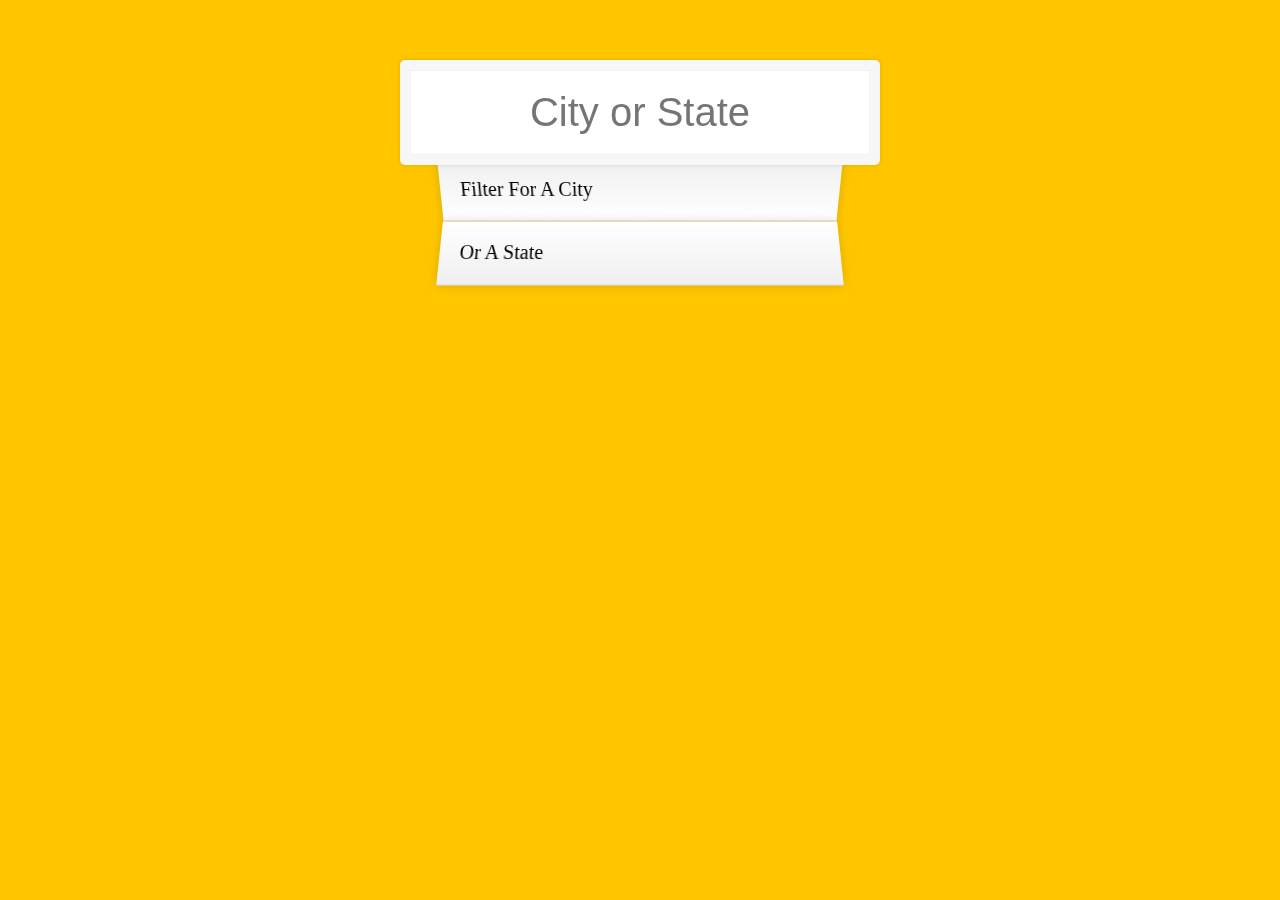
<file: ajax-type-ahead/index.html>
<html lang="en">
<head>
    <meta charset="UTF-8">
    <meta http-equiv="X-UA-Compatible" content="IE=edge">
    <meta name="viewport" content="width=device-width, initial-scale=1.0">
    <title>Document</title>
    <link rel="stylesheet" href="style.css">
</head>
<body>
    <form class="search-form">
        <input type="text" class="search" placeholder="City or State">
        <ul class="suggestions">
          <li>Filter for a city</li>
          <li>or a state</li>
            
        </ul>
    </form>
    
    <script>
        const endpoint = 'https://gist.githubusercontent.com/Miserlou/c5cd8364bf9b2420bb29/raw/2bf258763cdddd704f8ffd3ea9a3e81d25e2c6f6/cities.json';
        
        /*---------------------------------------------------------------------------------------------*/
        //ONE
        const cities = []
        fetch(endpoint)
            .then(blob => blob.json())
            .then(data => cities.push(...data))
        //TWO
        function findMatches(wordMatch, cities){
            return cities.filter(place => {
                const regex = new RegExp(wordMatch, 'gi')
                //return (place.city.match(regex))
                return (place.city.match(regex)) || place.state.match(regex)
            })
        }

        //THREE
        //call search and susggestions
        const searchInput = document.querySelector('.search')
        const suggestions = document.querySelector('.suggestions')
        
        //searchInput.addEventListener('change', displayMatches)
        searchInput.addEventListener('keyup', displayMatches)

        function numberWithCommas(x) {
        return x.toString().replace(/\B(?=(\d{3})+(?!\d))/g, ',');
        }

        function displayMatches(){
            console.log(this.value)
            const arrayMatches = findMatches(this.value, cities)
            console.log(arrayMatches)

            //FOUR
            const html = arrayMatches.map(place => {
                const regex = new RegExp(this.value, 'gi')
                const cityName = place.city.replace(regex, `<span class="hl">${this.value}</span>`)
                const stateName = place.state.replace(regex, `<span class="hl>${this.value}</span>`)
                return `
                    <li>
                        <span class="name">${cityName}, ${stateName}</span>
                        <span class="population">${numberWithCommas(place.population)}</span>
                    </li>
                `
                }).join('')
                suggestions.innerHTML = html
        }
        /*---------------------------------------------------------------------------------------------*/
    </script>

</body>
</html>
</file>
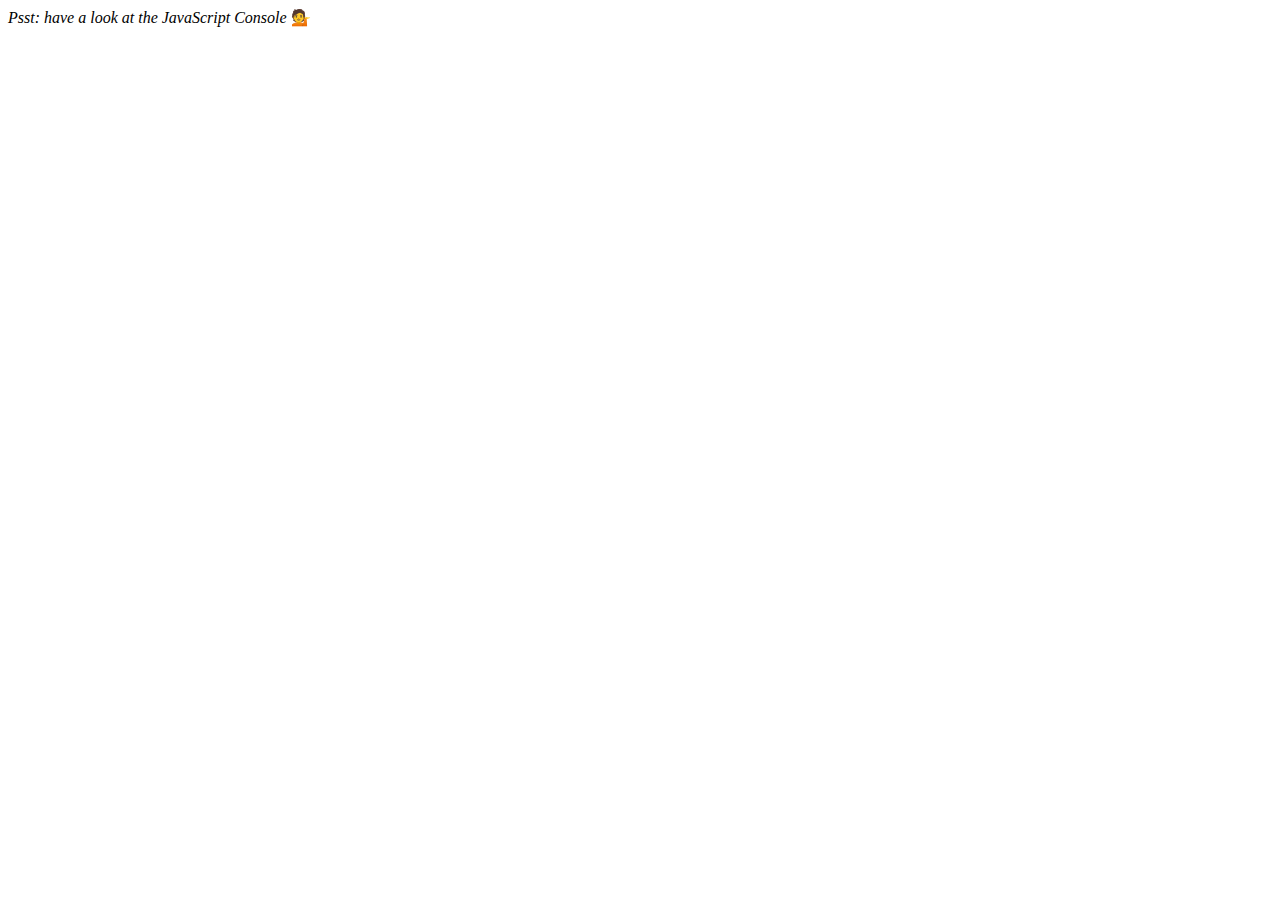
<file: array-cardio-d2/index.html>
<html lang="en">
<head>
    <meta charset="UTF-8">
    <meta http-equiv="X-UA-Compatible" content="IE=edge">
    <meta name="viewport" content="width=device-width, initial-scale=1.0">
    <title>Cardio array Day 2, baby!🥵</title>
</head>
<body>
    <p><em>Psst: have a look at the JavaScript Console</em> 💁</p>
    <script>
        // ## Array Cardio Day 2

        const people = [
        { name: 'Wes', year: 1988 },
        { name: 'Kait', year: 1986 },
        { name: 'Irv', year: 1970 },
        { name: 'Lux', year: 2015 }
        ];

        const comments = [
        { text: 'Love this!', id: 523423 },
        { text: 'Super good', id: 823423 },
        { text: 'You are the best', id: 2039842 },
        { text: 'Ramen is my fav food ever', id: 123523 },
        { text: 'Nice Nice Nice!', id: 542328 }
        ];

        // Some and Every Checks
        // Array.prototype.some() // is at least one person 19 or older?

        const adult = people.some(function(person){
            const currentYear = new Date().getFullYear()
            if(currentYear - person.year >= 19) 
                return true
        })

        // => row function =>
        const adult2 = people.some(person => (new Date().getFullYear()) - person.year >= 19)
        console.log(adult2)

        // Array.prototype.every() // is everyone 19 or older?

        const adultEveryone = people.every(person => (new Date().getFullYear()) - person.year >= 19)
        

        // Array.prototype.find()
        // Find is like filter, but instead returns just the one you are looking for
        // find the comment with the ID of 823423
        const findOne = comments.find(comment => comment.id === 823423)
        
        console.log(findOne.text)
        
        // Array.prototype.findIndex()
        // Find the comment with this ID
        const findIndex = comments.findIndex(comment => comment.id === 2039842)
        console.log(findIndex)
        console.table(comments)
        // delete the comment with the ID of 823423

    </script>
</body>
</html>
</file>
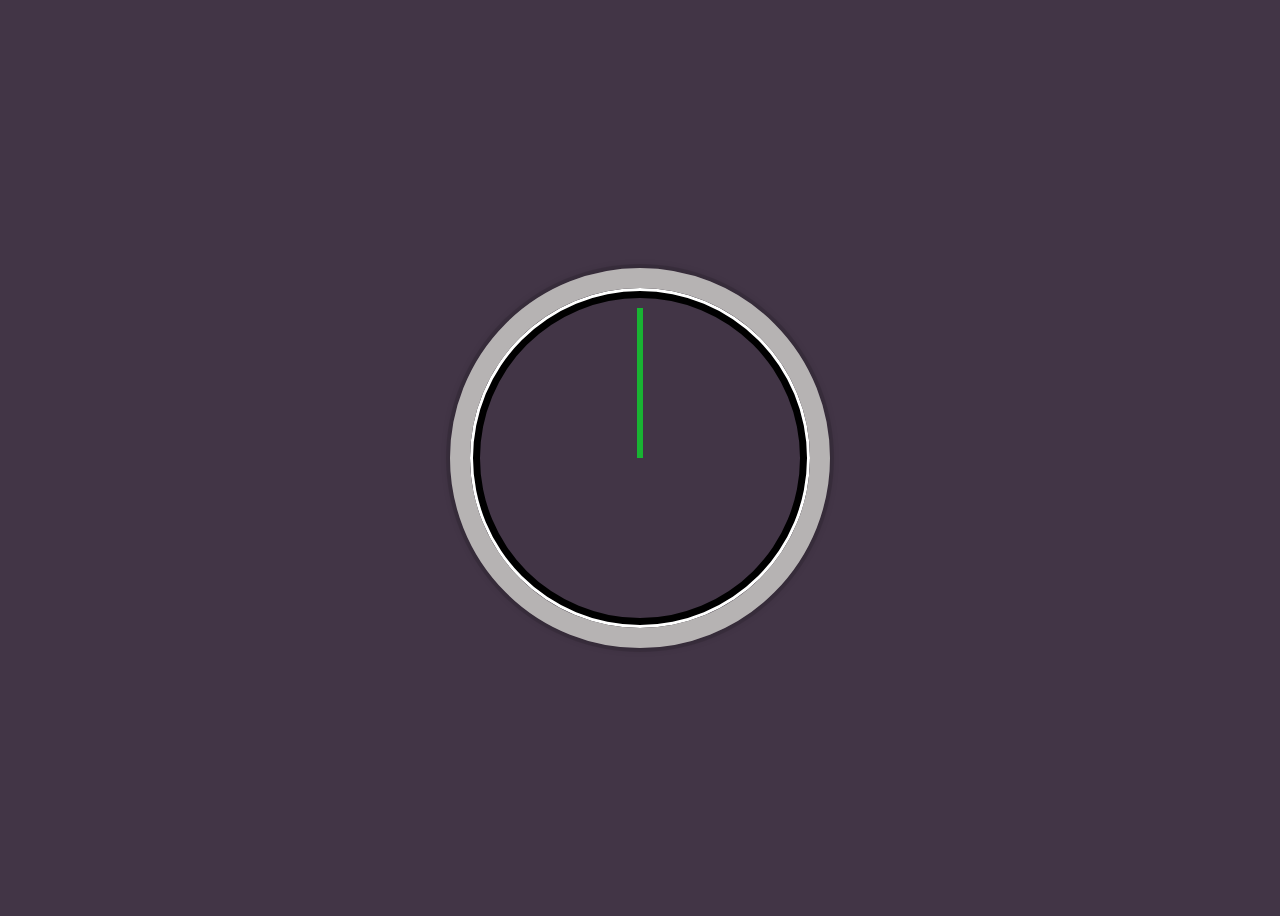
<file: clock/index.html>
<!DOCTYPE html>
<html lang="en">

<head>
    <meta charset="UTF-8">
    <meta http-equiv="X-UA-Compatible" content="IE=edge">
    <meta name="viewport" content="width=device-width, initial-scale=1.0">
    <title>Document</title>
</head>

<body>
    <div class="clock">
        <!-- CIRCLE CLOCK -->
        <div class="clock-face">
            <!-- Classes for manecillas-->
            <div class="hand hour-hand"></div>
            <div class="hand min-hand"></div>
            <div class="hand second-hand"></div>
        </div>
    </div>

<!--Page style-->
<style>
    html{
        background: #423546 url(https://img-prod-cms-rt-microsoft-com.akamaized.net/cms/api/am/imageFileData/RE4wtc3?ver=79e5);
        background-size: cover;
        font-family: 'helvetica neue';
        text-align: center;
        font-size: 10px;
    }

    body{
        font-size: 2rem;
        display: flex;
        flex: 1;
        min-height: 100vh;
        align-items: center;
    }

    .clock{
        width: 30rem;
        height: 30rem;
        border: 20px solid rgb(182, 179, 179);
        /*forma de circulo*/
        border-radius: 50%;
        margin: 50px auto;

        position: relative;
        padding: 2rem;
        box-shadow: 
        0 0 0px 4px rgba(0, 0, 0, 0.1),
        inset 0 0 0 3px #ffffff,
        inset 0 0 0 10px rgb(0, 0, 0),
        0 0 10px rgba(0, 0, 0, 0.2);
    }

    .clock-face{
        position: relative;
        width: 100%;
        height: 100%;
        transform: translateY(-3px);
    }

    .hand{
        width: 50%;
        height: 6px;
        background: rgb(24, 180, 50);
        /*linea fina*/
        position: absolute;
        top: 50%;
         /*Cambiando el origen de rotacion*/
        transform-origin: 100%;
        /*Cambiando el origen de inicio de la manecilla*/
        transform: rotate(90deg);
        transition: all 0.5ms;
        transition-timing-function: cubic-bezier(0.075, 0.82, 0.165, 1);
    }

</style>

<script>
    /*desde JS accedo a elementos del HTMl*/
    const secondHand = document.querySelector('.second-hand');
    const minHand = document.querySelector('.min-hand');
    const hourHand = document.querySelector('.hour-hand');


    function setDate(){
        const now = new Date();
        const seconds = now.getSeconds();
        const minutes = now.getMinutes();
        const hours = now.getHours();

        //60 seconds = 1 degree
        //3600 seconds = 1 degree
        const secodsDegrees = ((seconds / 60) * 360) + 90;
        const minutesDegrees = ((minutes / 60) * 360) + 90;
        const hoursDegrees = ((hours / 12) * 360) + 90;

        secondHand.style.transform = `rotate(${secodsDegrees}deg)`;
        minHand.style.transform = `rotate(${minutesDegrees}deg)`;
        hourHand.style.transform = `rotate(${hoursDegrees}deg)`;

    }

    setInterval(setDate, 1000);

</script>

</body>
</html>
</file>
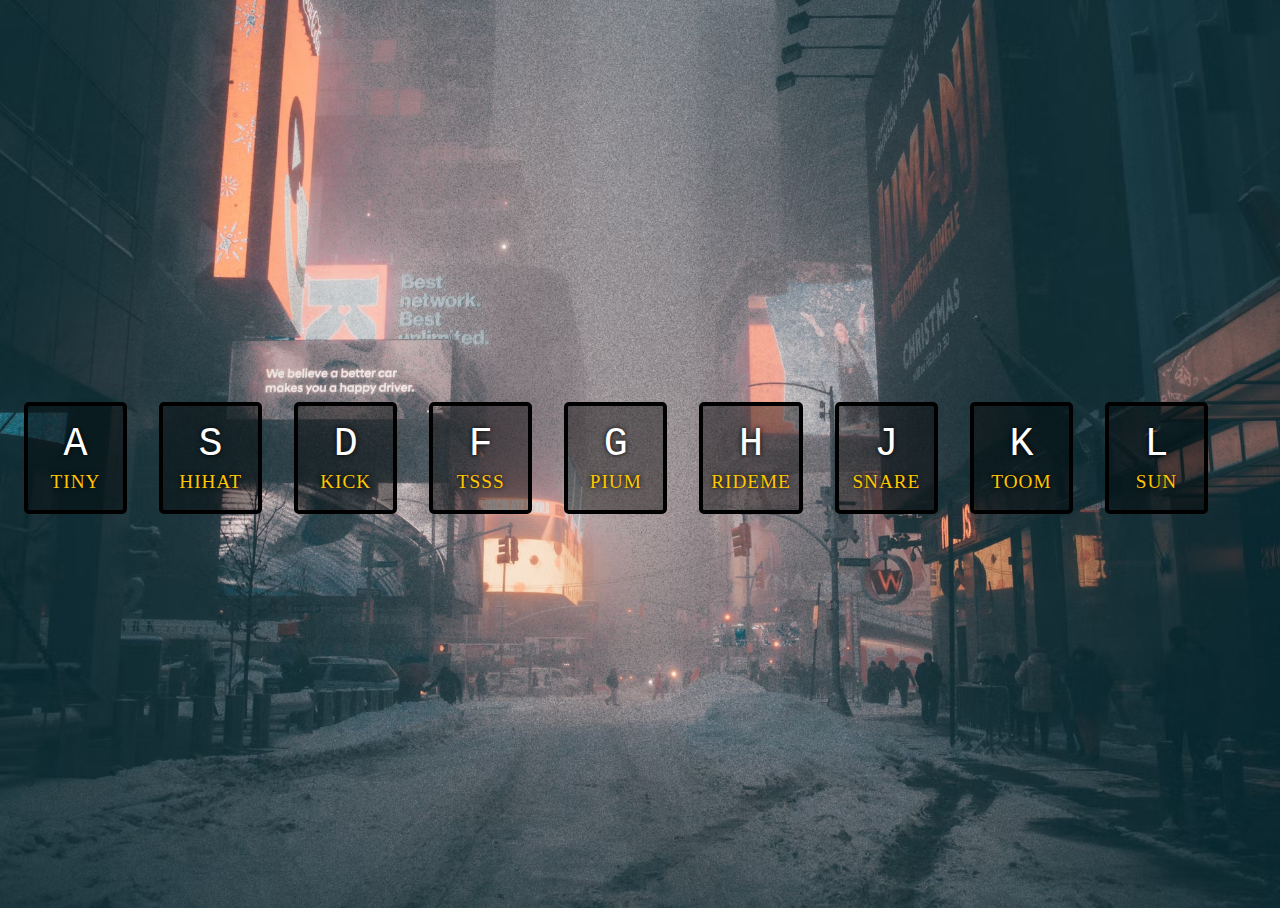
<file: drum-kit/index.html>
<!DOCTYPE html>
<html lang="eng">
    <head>
        <meta charset="UTF-8">
        <title>JS Drum Kit</title>
        <link rel="stylesheet" href="style.css">
    </head>
    
    <body>
        <div class="keys">
            <div data-key="65" class="key">
                <kbd>A</kbd>
                <span class="sound">tiny</span>
            </div>

            <div data-key="83" class="key">
                <kbd>S</kbd>
                <span class="sound">hihat</span>
            </div>

            <div data-key="68" class="key">
                <kbd>D</kbd>
                <span class="sound">kick</span>
            </div>

            <div data-key="70" class="key">
                <kbd>F</kbd>
                <span class="sound">tsss</span>
            </div>

            <div data-key="71" class="key">
                <kbd>G</kbd>
                <span class="sound">pium</span>
            </div>

            <div data-key="72" class="key">
                <kbd>H</kbd>
                <span class="sound">rideme</span>
            </div>

            <div data-key="74" class="key">
                <kbd>J</kbd>
                <span class="sound">snare</span>
            </div>

            <div data-key="75" class="key">
                <kbd>K</kbd>
                <span class="sound">toom</span>
            </div>

            <div data-key="76" class="key">
                <kbd>L</kbd>
                <span class="sound">sun</span>
            </div>
        </div>

        <audio data-key="65" src="sounds/clap.wav"></audio>
        <audio data-key="83" src="sounds/hithat.wav"></audio>
        <audio data-key="68" src="sounds/kick.wav"></audio>
        <audio data-key="70" src="sounds/openhat.wav"></audio>
        <audio data-key="71" src="sounds/boom.wav"></audio>
        <audio data-key="72" src="sounds/ride.wav"></audio>
        <audio data-key="74" src="sounds/snare.wav"></audio>
        <audio data-key="75" src="sounds/tom.wav"></audio>
        <audio data-key="76" src="sounds/tink.wav"></audio>

        <!--FUNCIONALIDAD CON JS. QUE SUENE babe-->
        <script>
        
            function playSound(e){
                /*console.log(e)*/
                /*imprimo el codigo de la tecla que se pulsa*/
                /*console.log(e.keyCode)*/

                /*llamo y guardo al audio usando el evento y su atributo keyCode*/
                const audio = document.querySelector(`audio[data-key="${e.keyCode}"]`);
                /*ahora quiero el keyCode de la tecla que se pulse, PARA LA ANIMACION*/
                const key = document.querySelector(`.key[data-key="${e.keyCode}"]`);
                if (!audio) return; 
                audio.currentTime = 0; //reinicia el tiempo del audio a 0 cada vez q se llame
                audio.play();
                //console.log(key);
                key.classList.add('playing');
            
            }

            //ahora que tenemos a todas las keys escucharemos el evento de cada una de ellas
            //para cada key, esucharemos su evento y cuando la transicion haya terminado, removing esa transiciom con la funcion removeTransition
            function removeTransition(e){
                if (e.propertyName !== 'transform') return; //skip if it is not a transform
                //console.log(e);//esto llamara a todas las transiciones: bordes, fuentes, size text etc
                //console.log(this);
                this.classList.remove('playing');//this aqui hace referencia a key

            }

            //hay eventos en js que se activan cuando se da una transicion. A cont, pillamos todas las teclas, cunaod se pulsan se les aañade el playing
            const keys= document.querySelectorAll('.key');
            //para cada tecla accediendo por el evento, le quitaremos ese div.key.playing<<
            keys.forEach(key => key.addEventListener('transitionend', removeTransition));
            window.addEventListener('keydown', playSound);

        </script>
    
    
    </body>
</html>
</file>
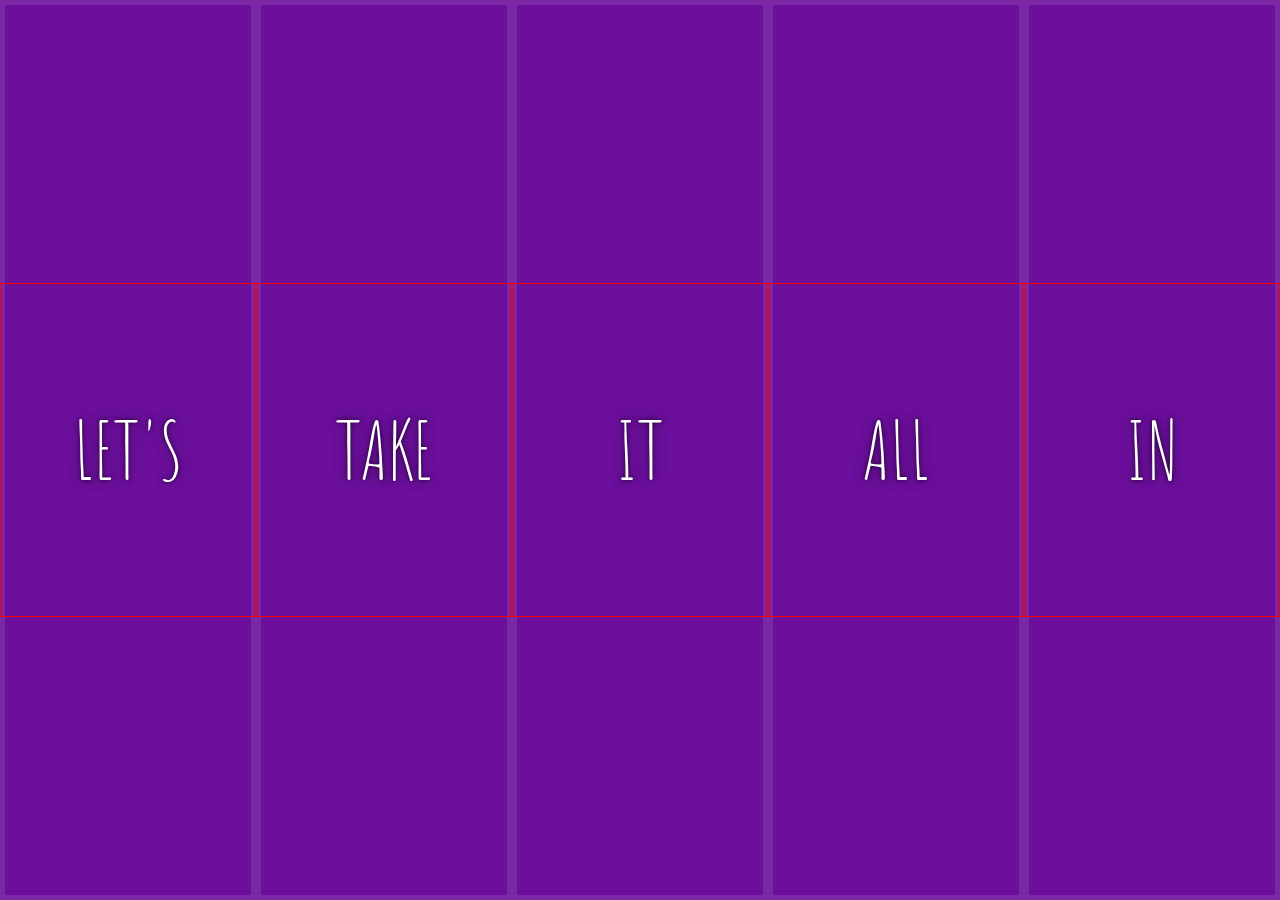
<file: flex-panel-images/index.html>
<html lang="en">
<head>
    <meta charset="UTF-8">
    <meta http-equiv="X-UA-Compatible" content="IE=edge">
    <meta name="viewport" content="width=device-width, initial-scale=1.0">
    <title>Flex panel images, baby 🎅</title>
    <link href='https://fonts.googleapis.com/css?family=Amatic+SC' rel='stylesheet' type='text/css'>
</head>
<body>
    <style>
        html {
          box-sizing: border-box;
          background: #ffc600;
          font-family: 'helvetica neue';
          font-size: 20px;
          font-weight: 200;
        }
        
        body {
          margin: 0;
        }
        
        *, *:before, *:after {
          box-sizing: inherit;
        }
    
        .panels {
          min-height: 100vh;
          overflow: hidden;
          display: flex;
        }
    
        .panel {
          background: #6B0F9C;
          box-shadow: inset 0 0 0 5px rgba(255,255,255,0.1);
          color: white;
          text-align: center;
          align-items: center;
          /* Safari transitionend event.propertyName === flex */
          /* Chrome + FF transitionend event.propertyName === flex-grow */
          transition:
            font-size 0.7s cubic-bezier(0.61,-0.19, 0.7,-0.11),
            flex 0.7s cubic-bezier(0.61,-0.19, 0.7,-0.11),
            background 0.2s;
          font-size: 20px;
          background-size: cover;
          background-position: center;
          /*distributed each panel*/
          flex: 1;
          justify-content: center;
          align-items: center;
          display: flex;
          flex-direction: column;
          

        }
    
        .panel1 { background-image:url(https://source.unsplash.com/gYl-UtwNg_I/1500x1500); }
        .panel2 { background-image:url(https://source.unsplash.com/rFKUFzjPYiQ/1500x1500); }
        .panel3 { background-image:url(https://images.unsplash.com/photo-1465188162913-8fb5709d6d57?ixlib=rb-0.3.5&q=80&fm=jpg&crop=faces&cs=tinysrgb&w=1500&h=1500&fit=crop&s=967e8a713a4e395260793fc8c802901d); }
        .panel4 { background-image:url(https://source.unsplash.com/ITjiVXcwVng/1500x1500); }
        .panel5 { background-image:url(https://source.unsplash.com/3MNzGlQM7qs/1500x1500); }
    
        /* Flex Children */
        .panel > * {
          margin: 0;
          width: 100%;
          transition: transform 0.5s;
          border: 1px solid red;

          flex: 1 0 auto;
          display: flex;
          justify-content: center;
          align-items: center;

        }

        .panel > *:first-child{ transform: translateY(-100%); }
        .panel.open-active > *:first-child{ transform: translateY(0); }

        .panel > *:last-child{ transform: translateY(100%); }
        .panel.open-active > *:last-child{ transform: translateY(0); }
    
        .panel p {
          text-transform: uppercase;
          font-family: 'Amatic SC', cursive;
          text-shadow: 0 0 4px rgba(0, 0, 0, 0.72), 0 0 14px rgba(0, 0, 0, 0.45);
          font-size: 2em;
        }
        
        .panel p:nth-child(2) {
          font-size: 4em;
        }
        
        /*class open of panel*/
        .panel.open {
          flex: 5;
          font-size: 40px;
        }
    
      </style>
    
    
      <div class="panels">
        <div class="panel panel1">
          <p>Hey</p>
          <p>Let's</p>
          <p>Dance</p>
        </div>
        <div class="panel panel2">
          <p>Give</p>
          <p>Take</p>
          <p>Receive</p>
        </div>
        <div class="panel panel3">
          <p>Experience</p>
          <p>It</p>
          <p>Today</p>
        </div>
        <div class="panel panel4">
          <p>Give</p>
          <p>All</p>
          <p>You can</p>
        </div>
        <div class="panel panel5">
          <p>Life</p>
          <p>In</p>
          <p>Motion</p>
        </div>
      </div>
    
      <script>
        const panels = document.querySelectorAll('.panel')

        function toggleOpen(){
          //console.log('hello')
          this.classList.toggle('open') //open image
        }

        function toggleActive(e){
          //console.log(e.propertyName)
          if(e.propertyName.includes('flex')){
            this.classList.toggle('open-active')
          }
        }

        panels.forEach(panel => panel.addEventListener('click', toggleOpen));
        panels.forEach(panel => panel.addEventListener('transitionend', toggleActive));

      </script>    
</body>
</html>
</file>
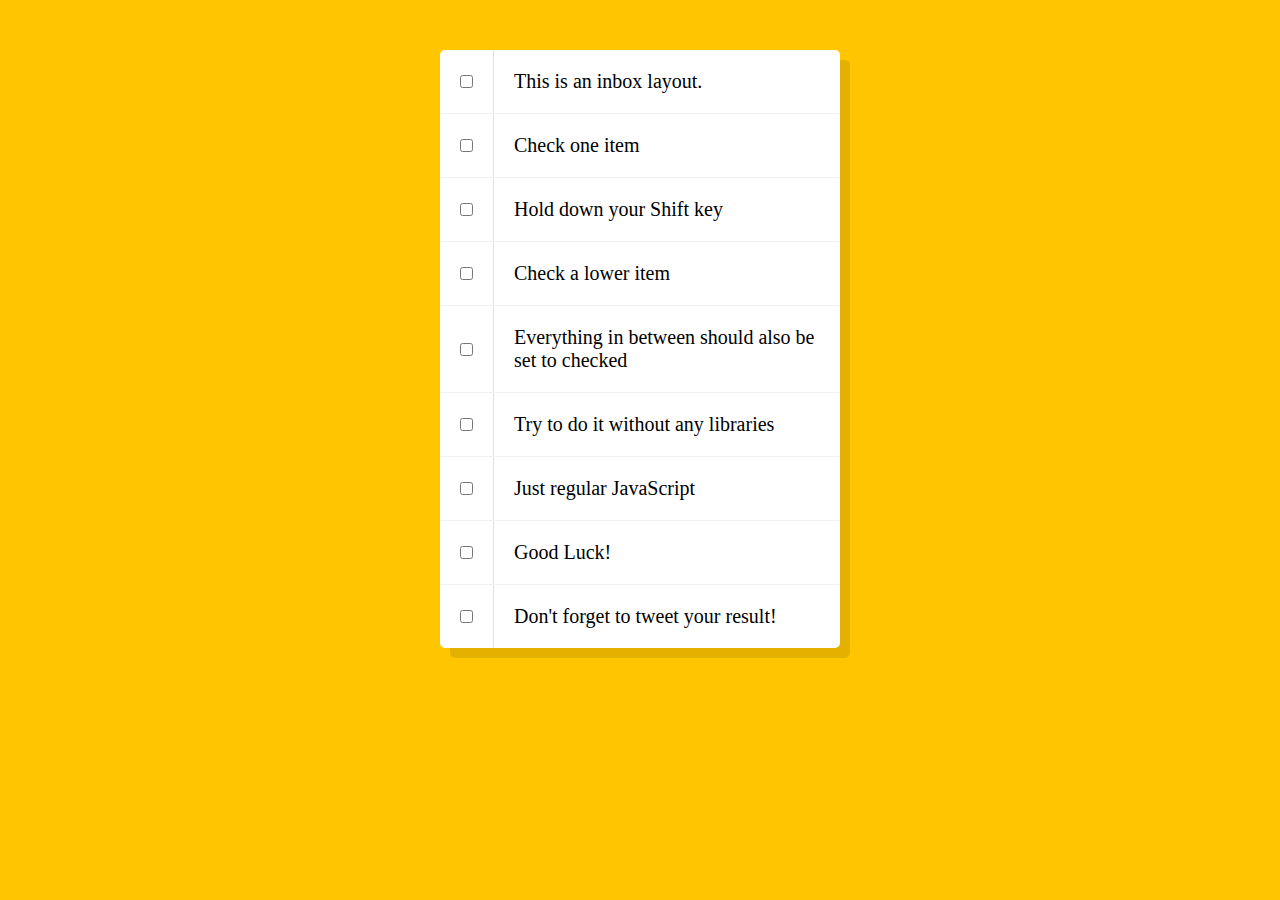
<file: shift-boxes/index.html>
<html lang="en">
<head>
    <meta charset="UTF-8">
    <meta http-equiv="X-UA-Compatible" content="IE=edge">
    <meta name="viewport" content="width=device-width, initial-scale=1.0">
    <title>Document</title>
</head>
<body>
    <style>

        html {
          font-family: sans-serif;
          background: #ffc600;
        }
    
        .inbox {
          max-width: 400px;
          margin: 50px auto;
          background: white;
          border-radius: 5px;
          box-shadow: 10px 10px 0 rgba(0,0,0,0.1);
        }
    
        .item {
          display: flex;
          align-items: center;
          border-bottom: 1px solid #F1F1F1;
        }
    
        .item:last-child {
          border-bottom: 0;
        }
    
        input:checked + p {
          background: #F9F9F9;
          text-decoration: line-through;
        }
    
        input[type="checkbox"] {
          margin: 20px;
        }
    
        p {
          margin: 0;
          padding: 20px;
          transition: background 0.2s;
          flex: 1;
          font-family:'helvetica neue';
          font-size: 20px;
          font-weight: 200;
          border-left: 1px solid #D1E2FF;
        }
      </style>
       <!--
       The following is a common layout you would see in an email client.
       When a user clicks a checkbox, holds Shift, and then clicks another checkbox a few rows down, all the checkboxes inbetween those two checkboxes should be checked.
      -->
      <div class="inbox">
        <div class="item">
          <input type="checkbox">
          <p>This is an inbox layout.</p>
        </div>
        <div class="item">
          <input type="checkbox">
          <p>Check one item</p>
        </div>
        <div class="item">
          <input type="checkbox">
          <p>Hold down your Shift key</p>
        </div>
        <div class="item">
          <input type="checkbox">
          <p>Check a lower item</p>
        </div>
        <div class="item">
          <input type="checkbox">
          <p>Everything in between should also be set to checked</p>
        </div>
        <div class="item">
          <input type="checkbox">
          <p>Try to do it without any libraries</p>
        </div>
        <div class="item">
          <input type="checkbox">
          <p>Just regular JavaScript</p>
        </div>
        <div class="item">
          <input type="checkbox">
          <p>Good Luck!</p>
        </div>
        <div class="item">
          <input type="checkbox">
          <p>Don't forget to tweet your result!</p>
        </div>
      </div>
    
    <script>
        const checkboxes = document.querySelectorAll('.inbox input[type="checkbox"]')
        //console.log(checkboxes)


        let lastChecked
        function handleCheck(e){
            let inBetween = false

            //if(e.shiftKey){
            if (e.shiftKey && this.checked){
                //lets do it
                //CRAZY LOOP
                checkboxes.forEach(checkbox => {
                    console.log(checkbox)
                    if(checkbox === this || checkbox === lastChecked){
                        inBetween = !inBetween
                        console.log('hellooooooooooo')
                    }

                    if(inBetween){
                        checkbox.checked = true
                    }
                })
                    
            }
            
            lastChecked = this
        }
        checkboxes.forEach(checkbox => checkbox.addEventListener('click', handleCheck))

    </script>
</body>
</html>
</file>
<file: ajax-type-ahead/style.css>
html {
    box-sizing: border-box;
    background: #ffc600;
    font-family: 'helvetica neue';
    font-size: 20px;
    font-weight: 200;
  }
  
  *, *:before, *:after {
    box-sizing: inherit;
  }
  
  input {
    width: 100%;
    padding: 20px;
  }
  
  .search-form {
    max-width: 400px;
    margin: 50px auto;
  }
  
  input.search {
    margin: 0;
    text-align: center;
    outline: 0;
    border: 10px solid #F7F7F7;
    width: 120%;
    left: -10%;
    position: relative;
    top: 10px;
    z-index: 2;
    border-radius: 5px;
    font-size: 40px;
    box-shadow: 0 0 5px rgba(0, 0, 0, 0.12), inset 0 0 2px rgba(0, 0, 0, 0.19);
  }
  
  .suggestions {
    margin: 0;
    padding: 0;
    position: relative;
    /*perspective: 20px;*/
  }
  
  .suggestions li {
    background: white;
    list-style: none;
    border-bottom: 1px solid #D8D8D8;
    box-shadow: 0 0 10px rgba(0, 0, 0, 0.14);
    margin: 0;
    padding: 20px;
    transition: background 0.2s;
    display: flex;
    justify-content: space-between;
    text-transform: capitalize;
  }
  
  .suggestions li:nth-child(even) {
    transform: perspective(100px) rotateX(3deg) translateY(2px) scale(1.001);
    background: linear-gradient(to bottom,  #ffffff 0%,#EFEFEF 100%);
  }
  
  .suggestions li:nth-child(odd) {
    transform: perspective(100px) rotateX(-3deg) translateY(3px);
    background: linear-gradient(to top,  #ffffff 0%,#EFEFEF 100%);
  }
  
  span.population {
    font-size: 15px;
  }
  
  .hl {
    background: #ffc600;
  }
</file>
<file: drum-kit/style.css>
body {
    background-image: url("images/image6.avif"); 
    background-repeat: no-repeat;
    background-position: center;
    background-size: cover;
    width: 95%;
    height:80vh;  /* responsive height */
 
}

.keys{
    display:flex;
    flex-direction: row;
    justify-content: center;
    min-height: 100vh;
    align-items: center;
    
}

/*CLASE KEY*/
.key{
border: 4px solid black;
border-radius: 5px;
margin: 1rem;
font-size: 1.5rem;
padding: 1rem .5rem;
transition: all 1.07s;
width: 100px;
text-align: center;
color: white;
background: rgba(0, 0, 0, 0.4);
text-shadow: 0 0 5px black;
}

/*para cuando se toque*/
.playing{
    transform: scale(1.1);
    border-color: #ffc600;
    box-shadow: 0 0 10px #ffc600;
}

/*estilo para las letras grandes
Sol, te quiero*/
kbd {
    display: block;
    font-size: 40px;
}

.sound{
    font-size: 1.2rem;
    text-transform: uppercase;
    letter-spacing: 1px;
    color: #ffc600;
}
</file>
